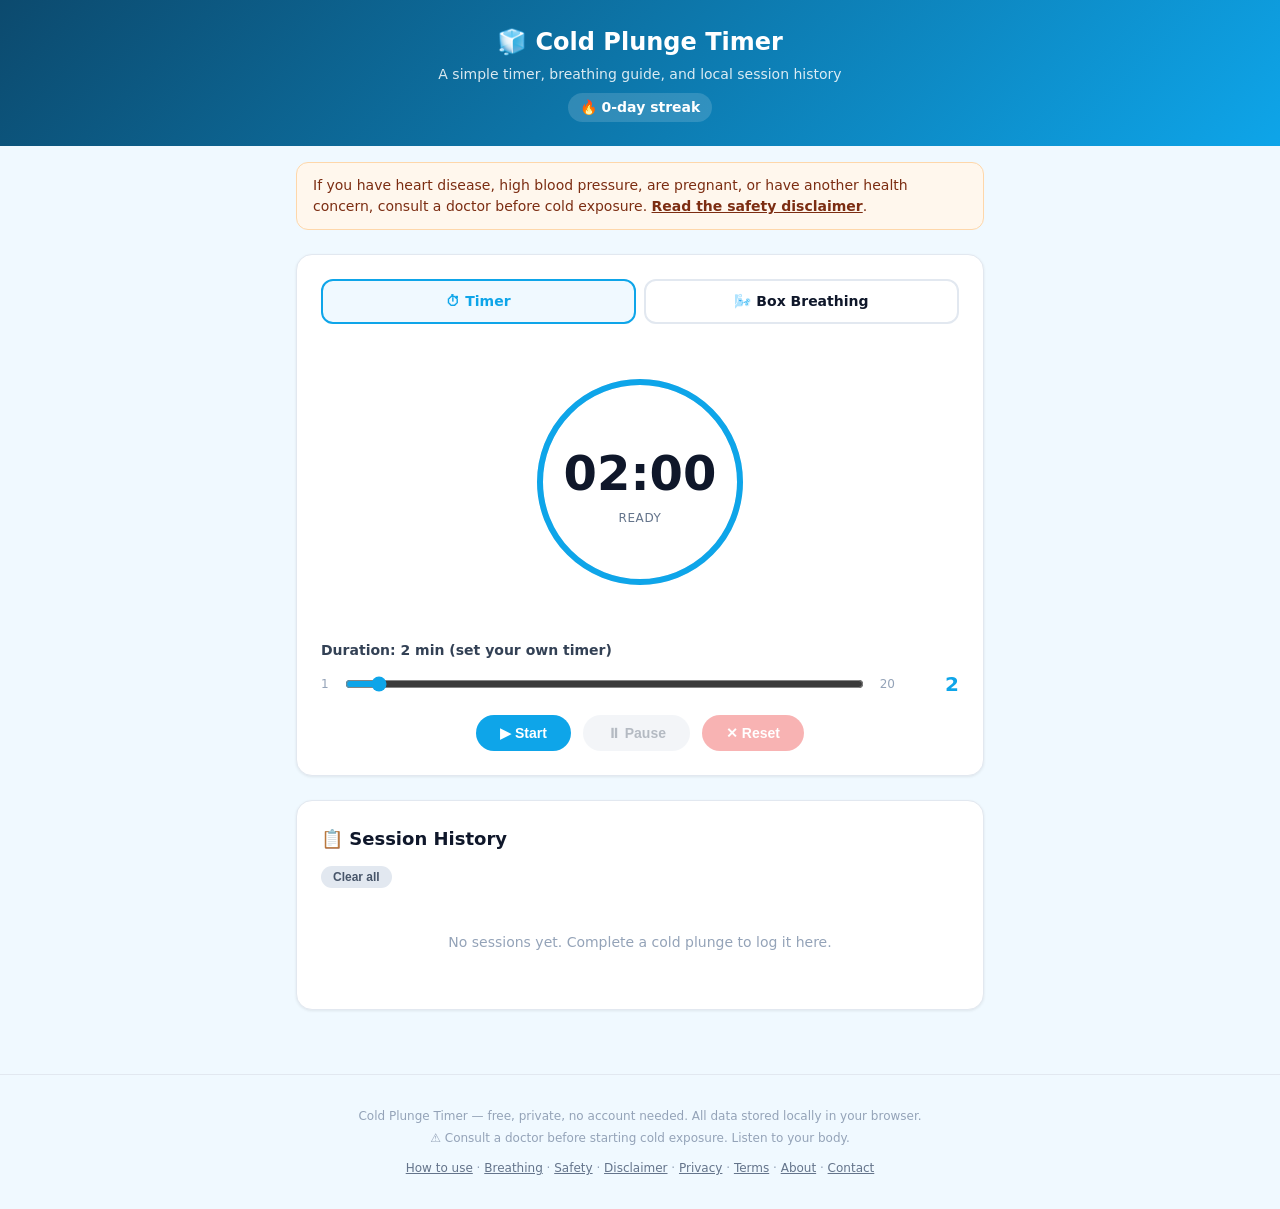
<file: index.html>
<!doctype html>
<html lang="en">
<head>
  <meta charset="UTF-8" />
  <meta name="viewport" content="width=device-width, initial-scale=1.0" />
  <title>Cold Plunge Timer — Timing &amp; Breath Guide for Ice Baths</title>
  <meta name="description" content="Free cold plunge timer with a box breathing guide, local session history, and streak tracking. Set your own timer in your browser." />
  <meta name="google-site-verification" content="_UNeYBW57OJH0jMNN9FhvfUvNlVh0iVpePjn4uJGsLk" />
  <link rel="canonical" href="__SITE_URL__/" />
  <link rel="icon" type="image/svg+xml" href="/favicon.svg" />
  <link rel="manifest" href="/manifest.json" />
  <meta name="theme-color" content="#0ea5e9" />

  <!-- Open Graph -->
  <meta property="og:type" content="website" />
  <meta property="og:site_name" content="Cold Plunge Timer" />
  <meta property="og:title" content="Cold Plunge Timer — Timing &amp; Breath Guide for Ice Baths" />
  <meta property="og:description" content="Free cold plunge timer with a box breathing guide, local session history, and streak tracking." />
  <meta property="og:url" content="__SITE_URL__/" />
  <meta property="og:image" content="__SITE_URL__/favicon.svg" />

  <!-- Twitter -->
  <meta name="twitter:card" content="summary_large_image" />
  <meta name="twitter:title" content="Cold Plunge Timer — Timing &amp; Breath Guide for Ice Baths" />
  <meta name="twitter:description" content="Free cold plunge timer with a box breathing guide, local session history, and streak tracking." />
  <meta name="twitter:image" content="__SITE_URL__/favicon.svg" />

  <script type="application/ld+json">
  {
    "@context": "https://schema.org",
    "@type": "WebApplication",
    "name": "Cold Plunge Timer",
    "url": "__SITE_URL__/",
    "applicationCategory": "HealthApplication",
    "operatingSystem": "Any (Web Browser)",
    "description": "Free cold plunge timer with a box breathing guide, local session history, and streak tracking.",
    "offers": { "@type": "Offer", "price": "0", "priceCurrency": "USD" }
  }
  </script>

  <style>
    *, ::before, ::after { box-sizing: border-box; margin: 0; padding: 0; }
    html { font-family: 'Inter', system-ui, -apple-system, sans-serif; line-height: 1.5; -webkit-text-size-adjust: 100%; }
    body { background: #f0f9ff; color: #0f172a; min-height: 100vh; }

    .container { max-width: 720px; margin: 0 auto; padding: 0 1rem; }

    /* Header */
    .header { background: linear-gradient(135deg, #0c4a6e, #0ea5e9); color: white; padding: 1.5rem 0; text-align: center; }
    .header h1 { font-size: 1.5rem; font-weight: 800; }
    .header p { font-size: 0.875rem; opacity: 0.85; margin-top: 0.25rem; }
    .streak { display: inline-block; margin-top: 0.5rem; background: rgba(255,255,255,0.15); padding: 0.25rem 0.75rem; border-radius: 999px; font-size: 0.875rem; font-weight: 600; }

    /* Cards */
    .card { background: white; border-radius: 1rem; padding: 1.5rem; margin-top: 1.5rem; box-shadow: 0 1px 3px rgba(0,0,0,0.08); border: 1px solid #e2e8f0; }

    /* Timer Display */
    .timer-display { text-align: center; padding: 2rem 0; }
    .timer-circle { position: relative; width: 220px; height: 220px; margin: 0 auto; }
    .timer-circle svg { transform: rotate(-90deg); width: 220px; height: 220px; }
    .timer-circle .bg { fill: none; stroke: #e2e8f0; stroke-width: 6; }
    .timer-circle .progress { fill: none; stroke: #0ea5e9; stroke-width: 6; stroke-linecap: round; transition: stroke-dashoffset 0.3s; }
    .timer-text { position: absolute; inset: 0; display: flex; flex-direction: column; align-items: center; justify-content: center; }
    .timer-text .time { font-size: 3rem; font-weight: 800; font-variant-numeric: tabular-nums; color: #0f172a; }
    .timer-text .label { font-size: 0.75rem; color: #64748b; text-transform: uppercase; letter-spacing: 0.05em; }

    /* Controls */
    .controls { display: flex; gap: 0.75rem; justify-content: center; flex-wrap: wrap; margin-top: 1rem; }
    .btn { padding: 0.625rem 1.5rem; border-radius: 999px; font-weight: 600; font-size: 0.875rem; border: none; cursor: pointer; transition: all 0.15s; }
    .btn:disabled { opacity: 0.4; cursor: not-allowed; }
    .btn-primary { background: #0ea5e9; color: white; }
    .btn-primary:hover:not(:disabled) { background: #0284c7; }
    .btn-secondary { background: #e2e8f0; color: #475569; }
    .btn-secondary:hover:not(:disabled) { background: #cbd5e1; }
    .btn-danger { background: #ef4444; color: white; }
    .btn-danger:hover:not(:disabled) { background: #dc2626; }
    .btn-outline { background: transparent; border: 2px solid #0ea5e9; color: #0ea5e9; }
    .btn-outline:hover:not(:disabled) { background: #f0f9ff; }
    .btn-success { background: #10b981; color: white; }
    .btn-success:hover:not(:disabled) { background: #059669; }

    /* Duration slider */
    .slider-group { margin-top: 1rem; }
    .slider-group label { display: block; font-size: 0.875rem; font-weight: 600; color: #334155; margin-bottom: 0.5rem; }
    .slider-row { display: flex; align-items: center; gap: 1rem; }
    .slider-row input[type="range"] { flex: 1; accent-color: #0ea5e9; }
    .slider-row .value { font-size: 1.25rem; font-weight: 700; color: #0ea5e9; min-width: 3rem; text-align: right; }

    .safety-note { background: #fff7ed; border: 1px solid #fed7aa; border-radius: 0.75rem; padding: 0.75rem 1rem; margin-top: 1rem; font-size: 0.875rem; color: #7c2d12; }
    .safety-note a { color: inherit; font-weight: 600; }

    /* Box Breathing */
    .breathing-section { margin-top: 1.5rem; }
    .breathing-toggle { display: flex; align-items: center; gap: 0.5rem; width: 100%; padding: 0.75rem 1rem; border-radius: 0.75rem; border: 2px solid #e2e8f0; background: white; cursor: pointer; font-weight: 600; font-size: 0.875rem; transition: all 0.15s; }
    .breathing-toggle.active { border-color: #0ea5e9; background: #f0f9ff; color: #0ea5e9; }
    .breathing-circle-container { margin-top: 1rem; display: none; }
    .breathing-circle-container.active { display: flex; flex-direction: column; align-items: center; }
    .breath-circle { width: 160px; height: 160px; border-radius: 50%; background: #e0f2fe; display: flex; align-items: center; justify-content: center; transition: all 1s ease-in-out; }
    .breath-circle.inhale { width: 200px; height: 200px; background: #7dd3fc; }
    .breath-circle.hold { width: 200px; height: 200px; background: #38bdf8; }
    .breath-circle.exhale { width: 120px; height: 120px; background: #bae6fd; }
    .breath-phase { font-size: 1.25rem; font-weight: 700; color: #0c4a6e; }
    .breath-countdown { font-size: 0.875rem; color: #64748b; margin-top: 0.5rem; }

    /* Mode Tabs */
    .mode-tabs { display: flex; gap: 0.5rem; margin-bottom: 1rem; }
    .mode-tab { flex: 1; padding: 0.625rem; text-align: center; border-radius: 0.75rem; font-weight: 600; font-size: 0.875rem; cursor: pointer; border: 2px solid #e2e8f0; background: white; transition: all 0.15s; }
    .mode-tab.active { border-color: #0ea5e9; background: #f0f9ff; color: #0ea5e9; }

    /* History */
    .history-table { width: 100%; border-collapse: collapse; font-size: 0.875rem; margin-top: 0.75rem; }
    .history-table th { text-align: left; padding: 0.5rem 0.75rem; font-weight: 600; color: #64748b; border-bottom: 2px solid #e2e8f0; }
    .history-table td { padding: 0.5rem 0.75rem; border-bottom: 1px solid #f1f5f9; }
    .history-table tr:hover td { background: #f8fafc; }
    .empty-state { text-align: center; padding: 2rem; color: #94a3b8; font-size: 0.875rem; }

    /* Section titles */
    .section-title { display: flex; align-items: center; gap: 0.5rem; font-size: 1.125rem; font-weight: 700; color: #0f172a; margin-bottom: 0.75rem; }

    /* Footer */
    .footer { text-align: center; padding: 2rem 0; font-size: 0.75rem; color: #94a3b8; margin-top: 2rem; border-top: 1px solid #e2e8f0; }

    @media (max-width: 640px) {
      .timer-circle, .timer-circle svg { width: 180px; height: 180px; }
      .timer-text .time { font-size: 2.5rem; }
      .header h1 { font-size: 1.25rem; }
    }
  </style>
</head>
<body>
  <header class="header">
    <div class="container">
      <h1>🧊 Cold Plunge Timer</h1>
      <p>A simple timer, breathing guide, and local session history</p>
      <div class="streak" id="streak-display">🔥 0-day streak</div>
    </div>
  </header>

  <main class="container" style="padding-bottom: 2rem;">
    <p class="safety-note">If you have heart disease, high blood pressure, are pregnant, or have another health concern, consult a doctor before cold exposure. <a href="/disclaimer.html">Read the safety disclaimer</a>.</p>

    <!-- Timer Card -->
    <div class="card">
      <!-- Mode tabs -->
      <div class="mode-tabs">
        <div class="mode-tab active" data-mode="timer" onclick="switchMode('timer')">⏱ Timer</div>
        <div class="mode-tab" data-mode="breathing" onclick="switchMode('breathing')">🌬️ Box Breathing</div>
      </div>

      <!-- Timer Mode -->
      <div id="timer-mode">
        <div class="timer-display">
          <div class="timer-circle">
            <svg viewBox="0 0 220 220">
              <circle class="bg" cx="110" cy="110" r="100" />
              <circle class="progress" id="progress-ring" cx="110" cy="110" r="100"
                stroke-dasharray="628.32" stroke-dashoffset="628.32" />
            </svg>
            <div class="timer-text">
              <div class="time" id="timer-display">02:00</div>
              <div class="label" id="timer-state-label">Ready</div>
            </div>
          </div>
        </div>

        <!-- Duration slider -->
        <div class="slider-group">
          <label>Duration: <span id="duration-label">2 min</span> (set your own timer)</label>
          <div class="slider-row">
            <span style="font-size:0.75rem;color:#94a3b8;">1</span>
            <input type="range" id="duration-slider" min="1" max="20" value="2" step="1" oninput="updateDuration(this.value)" />
            <span style="font-size:0.75rem;color:#94a3b8;">20</span>
            <span class="value" id="duration-value">2</span>
          </div>
        </div>

        <!-- Controls -->
        <div class="controls">
          <button class="btn btn-primary" id="btn-start" onclick="startTimer()">▶ Start</button>
          <button class="btn btn-secondary" id="btn-pause" onclick="pauseTimer()" disabled>⏸ Pause</button>
          <button class="btn btn-danger" id="btn-reset" onclick="resetTimer()" disabled>✕ Reset</button>
        </div>
      </div>

      <!-- Breathing Mode -->
      <div id="breathing-mode" style="display:none;">
        <div class="breathing-circle-container active">
          <div class="breath-circle" id="breath-circle">
            <div style="text-align:center;">
              <div class="breath-phase" id="breath-phase">Inhale</div>
              <div class="breath-countdown" id="breath-countdown">4</div>
            </div>
          </div>
          <div class="controls" style="margin-top:1.5rem;">
            <button class="btn btn-success" id="btn-breath-start" onclick="startBreathing()">▶ Start Breathing</button>
            <button class="btn btn-secondary" id="btn-breath-stop" onclick="stopBreathing()" disabled>■ Stop</button>
          </div>
          <p style="margin-top:1rem;font-size:0.875rem;color:#64748b;text-align:center;">
            Box breathing: Inhale 4s → Hold 4s → Exhale 4s → Hold 4s<br/>
            <span style="font-size:0.75rem;">Stop if you feel dizzy or uncomfortable. Never hold your breath underwater.</span>
          </p>
        </div>
      </div>
    </div>

    <!-- Session History Card -->
    <div class="card">
      <div class="section-title">📋 Session History</div>
      <button class="btn btn-secondary" onclick="clearHistory()" style="font-size:0.75rem;padding:0.25rem 0.75rem;margin-bottom:0.75rem;">Clear all</button>
      <div id="history-container">
        <div class="empty-state">No sessions yet. Complete a cold plunge to log it here.</div>
      </div>
    </div>
  </main>

  <footer class="footer">
    <div class="container">
      <p>Cold Plunge Timer — free, private, no account needed. All data stored locally in your browser.</p>
      <p style="margin-top:0.25rem;">⚠️ Consult a doctor before starting cold exposure. Listen to your body.</p>
      <p style="margin-top:0.75rem;">
        <a href="/how-to-use/" style="color:#64748b;">How to use</a> ·
        <a href="/cold-plunge-breathing/" style="color:#64748b;">Breathing</a> ·
        <a href="/cold-plunge-safety/" style="color:#64748b;">Safety</a> ·
        <a href="/disclaimer.html" style="color:#64748b;">Disclaimer</a> ·
        <a href="/privacy.html" style="color:#64748b;">Privacy</a> ·
        <a href="/terms.html" style="color:#64748b;">Terms</a> ·
        <a href="/about.html" style="color:#64748b;">About</a> ·
        <a href="/contact.html" style="color:#64748b;">Contact</a>
      </p>
    </div>
  </footer>

  <script>
    // State
    let timerState = { running: false, paused: false, remaining: 120, total: 120, interval: null };
    let breathState = { running: false, interval: null, phase: 0, count: 4 };
    let durationMinutes = 2;
    let audioCtx = null;

    const CIRCUMFERENCE = 628.3185307179587;

    // Initialize
    document.addEventListener('DOMContentLoaded', () => {
      updateDuration(2);
      renderHistory();
      updateStreak();
    });

    // Switch mode
    function switchMode(mode) {
      document.querySelectorAll('.mode-tab').forEach(t => t.classList.remove('active'));
      document.querySelector(`[data-mode="${mode}"]`).classList.add('active');
      document.getElementById('timer-mode').style.display = mode === 'timer' ? 'block' : 'none';
      document.getElementById('breathing-mode').style.display = mode === 'breathing' ? 'block' : 'none';
      if (mode === 'breathing' && timerState.running) {
        // Keep timer running, just show breathing UI
      }
    }

    // Duration
    function updateDuration(val) {
      durationMinutes = parseInt(val);
      document.getElementById('duration-label').textContent = val + ' min';
      document.getElementById('duration-value').textContent = val;
      if (!timerState.running) {
        timerState.total = val * 60;
        timerState.remaining = val * 60;
        updateTimerDisplay();
      }
    }

    // Timer Display
    function updateTimerDisplay() {
      const m = Math.floor(timerState.remaining / 60);
      const s = timerState.remaining % 60;
      document.getElementById('timer-display').textContent = 
        String(m).padStart(2, '0') + ':' + String(s).padStart(2, '0');
      
      const progress = timerState.total > 0 ? (timerState.remaining / timerState.total) : 1;
      const offset = CIRCUMFERENCE * (1 - progress);
      document.getElementById('progress-ring').style.strokeDashoffset = offset;

      if (timerState.running && !timerState.paused) {
        document.getElementById('timer-state-label').textContent = 'Plunging...';
      } else if (timerState.paused) {
        document.getElementById('timer-state-label').textContent = 'Paused';
      } else {
        document.getElementById('timer-state-label').textContent = 'Ready';
      }
    }

    // Timer controls
    function startTimer() {
      if (timerState.paused) {
        timerState.paused = false;
        timerState.running = true;
        timerState.interval = setInterval(tick, 1000);
        document.getElementById('btn-start').disabled = true;
        document.getElementById('btn-pause').disabled = false;
        document.getElementById('btn-reset').disabled = false;
        document.getElementById('duration-slider').disabled = true;
        document.getElementById('timer-state-label').textContent = 'Plunging...';
        return;
      }
      if (timerState.running) return;
      
      timerState.total = durationMinutes * 60;
      timerState.remaining = durationMinutes * 60;
      timerState.running = true;
      timerState.paused = false;
      timerState.interval = setInterval(tick, 1000);
      
      document.getElementById('btn-start').disabled = true;
      document.getElementById('btn-pause').disabled = false;
      document.getElementById('btn-reset').disabled = false;
      document.getElementById('duration-slider').disabled = true;
      document.getElementById('timer-state-label').textContent = 'Plunging...';
    }

    function tick() {
      if (timerState.remaining > 0) {
        timerState.remaining--;
        updateTimerDisplay();
      }
      if (timerState.remaining <= 0) {
        clearInterval(timerState.interval);
        timerState.running = false;
        playBell();
        document.getElementById('timer-state-label').textContent = 'Done! 🎉';
        document.getElementById('btn-start').textContent = '▶ Start';
        document.getElementById('btn-start').disabled = false;
        document.getElementById('btn-pause').disabled = true;
        document.getElementById('duration-slider').disabled = false;
        saveSession();
        stopBreathing();
      }
    }

    function pauseTimer() {
      if (timerState.running && !timerState.paused) {
        clearInterval(timerState.interval);
        timerState.paused = true;
        document.getElementById('btn-start').disabled = false;
        document.getElementById('btn-start').textContent = '▶ Resume';
        document.getElementById('btn-pause').disabled = true;
        document.getElementById('timer-state-label').textContent = 'Paused';
      }
    }

    function resetTimer() {
      clearInterval(timerState.interval);
      timerState.running = false;
      timerState.paused = false;
      timerState.remaining = durationMinutes * 60;
      timerState.total = durationMinutes * 60;
      updateTimerDisplay();
      
      document.getElementById('btn-start').textContent = '▶ Start';
      document.getElementById('btn-start').disabled = false;
      document.getElementById('btn-pause').disabled = true;
      document.getElementById('btn-reset').disabled = true;
      document.getElementById('duration-slider').disabled = false;
      document.getElementById('timer-state-label').textContent = 'Ready';
      document.getElementById('timer-display').textContent = 
        String(durationMinutes).padStart(2, '0') + ':00';
      
      stopBreathing();
      stopBreathingTimer();
    }

    // Bell sound
    function playBell() {
      try {
        if (!audioCtx) audioCtx = new (window.AudioContext || window.webkitAudioContext)();
        const osc = audioCtx.createOscillator();
        const gain = audioCtx.createGain();
        osc.connect(gain);
        gain.connect(audioCtx.destination);
        osc.frequency.value = 880;
        osc.type = 'sine';
        gain.gain.setValueAtTime(0.5, audioCtx.currentTime);
        gain.gain.exponentialRampToValueAtTime(0.001, audioCtx.currentTime + 1.5);
        osc.start();
        osc.stop(audioCtx.currentTime + 1.5);
        
        // Second chime
        setTimeout(() => {
          const osc2 = audioCtx.createOscillator();
          const gain2 = audioCtx.createGain();
          osc2.connect(gain2);
          gain2.connect(audioCtx.destination);
          osc2.frequency.value = 1108.73;
          osc2.type = 'sine';
          gain2.gain.setValueAtTime(0.5, audioCtx.currentTime);
          gain2.gain.exponentialRampToValueAtTime(0.001, audioCtx.currentTime + 2);
          osc2.start();
          osc2.stop(audioCtx.currentTime + 2);
        }, 300);
      } catch(e) { /* silent fallback */ }
    }

    // Breathing Timer (runs alongside plunge timer)
    let breatheInterval = null;
    function startBreathing() {
      if (breathState.running) return;
      breathState.running = true;
      breathState.phase = 0;
      breathState.count = 4;
      
      document.getElementById('btn-breath-start').disabled = true;
      document.getElementById('btn-breath-stop').disabled = false;
      
      const phases = ['Inhale', 'Hold', 'Exhale', 'Hold'];
      const circles = ['inhale', 'hold', 'exhale', 'hold'];
      
      function breathTick() {
        const phase = phases[breathState.phase];
        const circleClass = circles[breathState.phase];
        
        document.getElementById('breath-phase').textContent = phase;
        document.getElementById('breath-countdown').textContent = breathState.count;
        const circle = document.getElementById('breath-circle');
        circle.className = 'breath-circle ' + circleClass;
        
        breathState.count--;
        if (breathState.count < 0) {
          breathState.count = 3;
          breathState.phase = (breathState.phase + 1) % 4;
        }
      }
      
      breathTick();
      breatheInterval = setInterval(breathTick, 1000);
    }

    function stopBreathing() {
      clearInterval(breatheInterval);
      breathState.running = false;
      breathState.phase = 0;
      breathState.count = 4;
      document.getElementById('breath-phase').textContent = 'Inhale';
      document.getElementById('breath-countdown').textContent = '4';
      document.getElementById('breath-circle').className = 'breath-circle';
      document.getElementById('btn-breath-start').disabled = false;
      document.getElementById('btn-breath-stop').disabled = true;
    }

    function stopBreathingTimer() {
      clearInterval(breatheInterval);
      breathState.running = false;
    }

    // Session History
    function getSessions() {
      try { return JSON.parse(localStorage.getItem('coldplunge_sessions') || '[]'); }
      catch { return []; }
    }

    function saveSession() {
      const sessions = getSessions();
      sessions.unshift({
        date: new Date().toISOString(),
        duration: timerState.total,
        boxBreathing: breathState.running || document.querySelector('#breathing-mode').style.display !== 'none'
      });
      // Keep last 100
      localStorage.setItem('coldplunge_sessions', JSON.stringify(sessions.slice(0, 100)));
      renderHistory();
      updateStreak();
    }

    function renderHistory() {
      const sessions = getSessions();
      const container = document.getElementById('history-container');
      
      if (sessions.length === 0) {
        container.innerHTML = '<div class="empty-state">No sessions yet. Complete a cold plunge to log it here.</div>';
        return;
      }
      
      let html = `<table class="history-table">
        <thead><tr><th>Date</th><th>Duration</th><th>Breath</th></tr></thead><tbody>`;
      
      sessions.slice(0, 20).forEach(s => {
        const d = new Date(s.date);
        const dateStr = d.toLocaleDateString('en-US', { month: 'short', day: 'numeric' });
        const mins = Math.floor(s.duration / 60);
        const secs = s.duration % 60;
        const durStr = mins + ':' + String(secs).padStart(2, '0');
        html += `<tr>
          <td>${dateStr}</td>
          <td>${durStr}</td>
          <td>${s.boxBreathing ? '🌬️' : '—'}</td>
        </tr>`;
      });
      
      html += '</tbody></table>';
      container.innerHTML = html;
    }

    function clearHistory() {
      if (confirm('Clear all session history?')) {
        localStorage.removeItem('coldplunge_sessions');
        renderHistory();
        updateStreak();
      }
    }

    // Streak
    function updateStreak() {
      const sessions = getSessions();
      if (sessions.length === 0) {
        document.getElementById('streak-display').textContent = '🔥 0-day streak';
        return;
      }
      
      // Get unique dates (YYYY-MM-DD)
      const dates = [...new Set(sessions.map(s => s.date.split('T')[0]))].sort().reverse();
      
      let streak = 0;
      const today = new Date();
      const todayStr = today.toISOString().split('T')[0];
      
      // Check if today or yesterday has a session
      const yesterday = new Date(today);
      yesterday.setDate(yesterday.getDate() - 1);
      const yesterdayStr = yesterday.toISOString().split('T')[0];
      
      if (dates[0] !== todayStr && dates[0] !== yesterdayStr) {
        document.getElementById('streak-display').textContent = '🔥 0-day streak';
        return;
      }
      
      streak = 1;
      for (let i = 1; i < dates.length; i++) {
        const expected = new Date(dates[i-1]);
        expected.setDate(expected.getDate() - 1);
        const expectedStr = expected.toISOString().split('T')[0];
        if (dates[i] === expectedStr) {
          streak++;
        } else {
          break;
        }
      }
      
      document.getElementById('streak-display').textContent = `🔥 ${streak}-day streak`;
    }

    // Register service worker
    if ('serviceWorker' in navigator) {
      navigator.serviceWorker.register('/sw.js').catch(() => {});
    }
  </script>
</body>
</html>
</file>
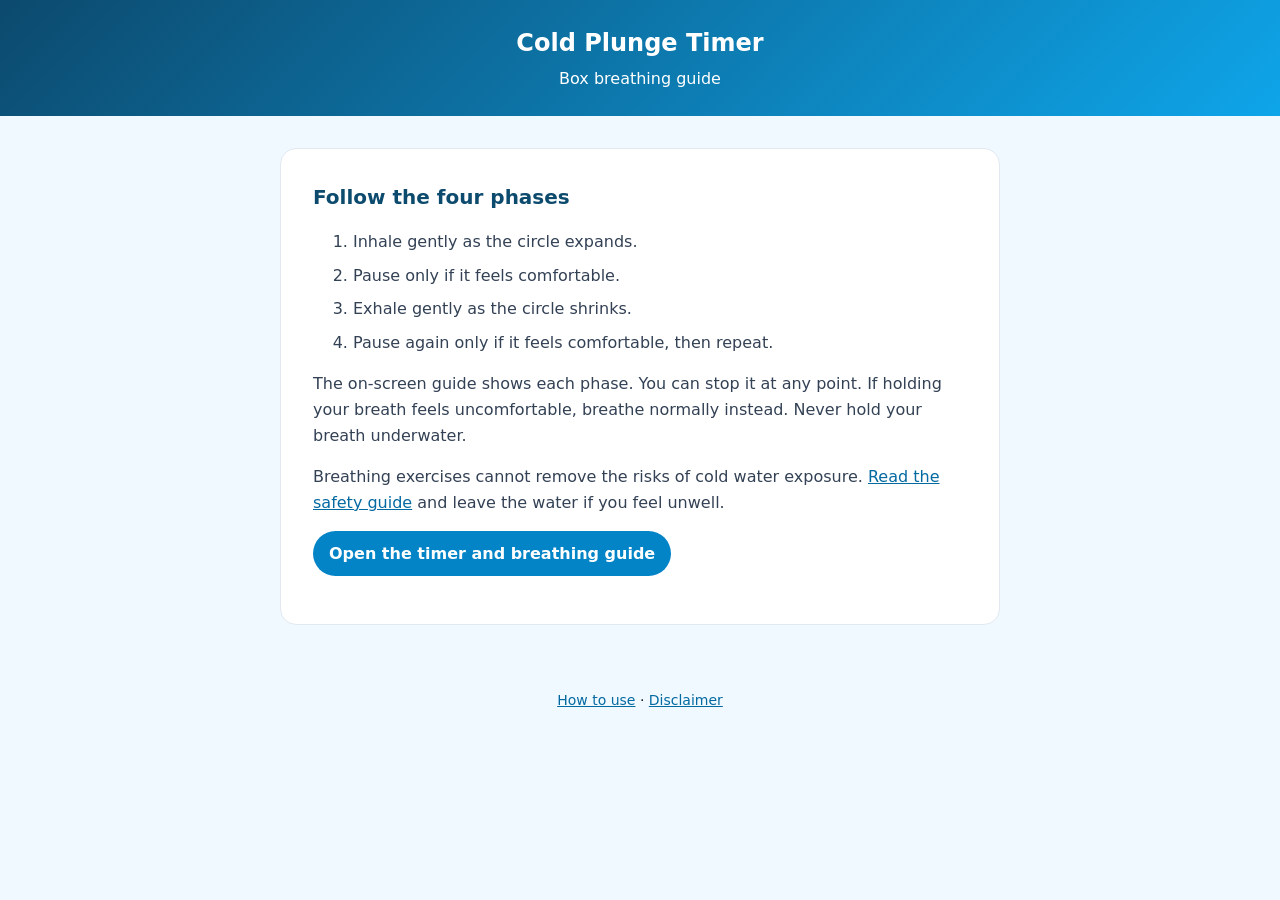
<file: cold-plunge-breathing/index.html>
<!doctype html>
<html lang="en">
<head>
  <meta charset="UTF-8" />
  <meta name="viewport" content="width=device-width, initial-scale=1.0" />
  <title>Box Breathing Guide — Cold Plunge Timer</title>
  <meta name="description" content="Follow the simple box breathing steps shown in the Cold Plunge Timer breathing guide, with reminders to breathe comfortably." />
  <link rel="canonical" href="__SITE_URL__/cold-plunge-breathing/" />
  <meta name="robots" content="index, follow" />
  <meta property="og:title" content="Box Breathing Guide — Cold Plunge Timer" />
  <meta property="og:description" content="A simple guide to the box breathing pattern shown in the Cold Plunge Timer tool." />
  <meta property="og:url" content="__SITE_URL__/cold-plunge-breathing/" />
  <link rel="icon" href="/favicon.svg" type="image/svg+xml" />
  <link rel="stylesheet" href="/content.css" />
</head>
<body>
  <header><h1>Cold Plunge Timer</h1><p>Box breathing guide</p></header>
  <main>
    <h2>Follow the four phases</h2>
    <ol>
      <li>Inhale gently as the circle expands.</li>
      <li>Pause only if it feels comfortable.</li>
      <li>Exhale gently as the circle shrinks.</li>
      <li>Pause again only if it feels comfortable, then repeat.</li>
    </ol>
    <p>The on-screen guide shows each phase. You can stop it at any point. If holding your breath feels uncomfortable, breathe normally instead. Never hold your breath underwater.</p>
    <p>Breathing exercises cannot remove the risks of cold water exposure. <a href="/cold-plunge-safety/">Read the safety guide</a> and leave the water if you feel unwell.</p>
    <p><a class="button" href="/">Open the timer and breathing guide</a></p>
  </main>
  <footer><a href="/how-to-use/">How to use</a> · <a href="/disclaimer.html">Disclaimer</a></footer>
</body>
</html>
</file>
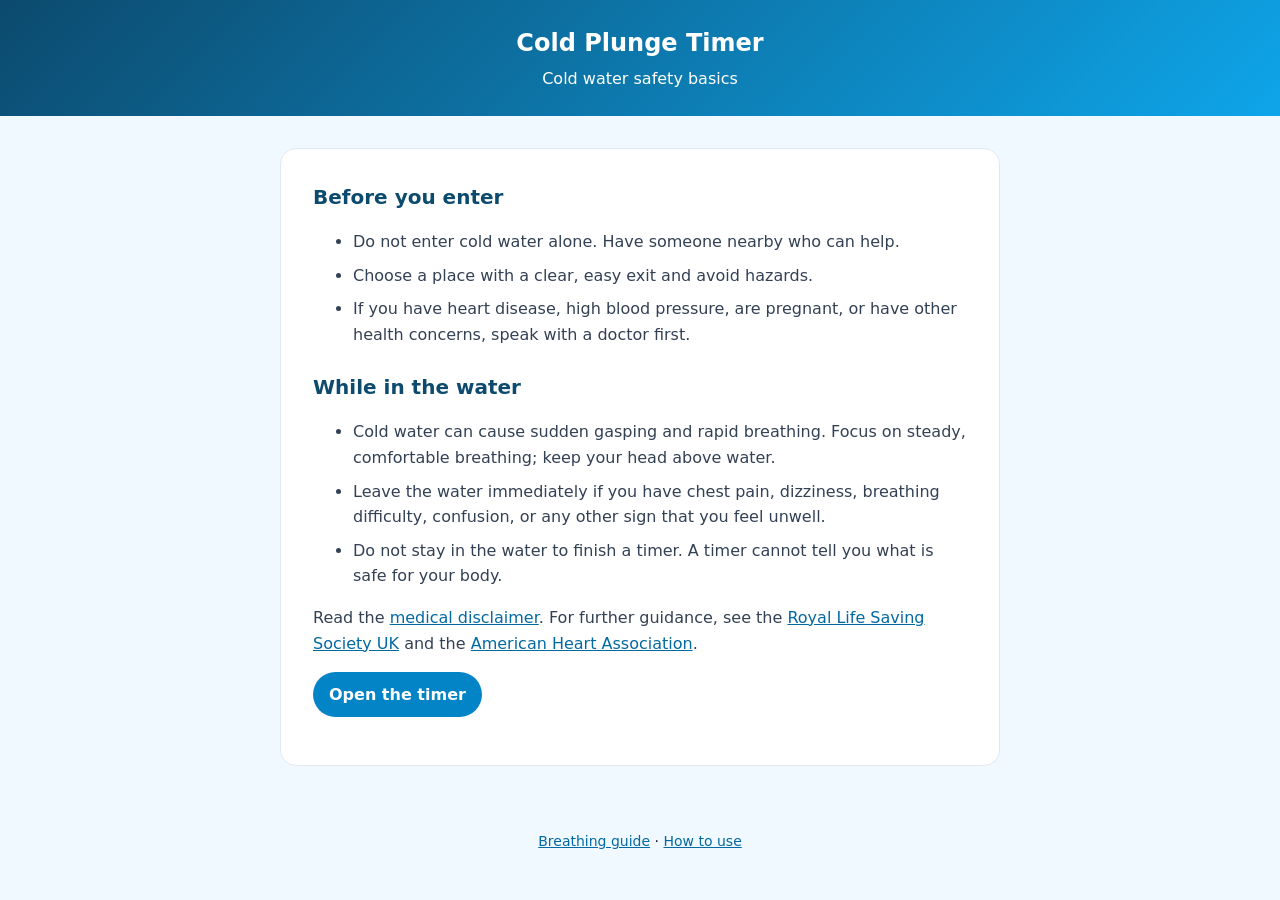
<file: cold-plunge-safety/index.html>
<!doctype html>
<html lang="en">
<head>
  <meta charset="UTF-8" />
  <meta name="viewport" content="width=device-width, initial-scale=1.0" />
  <title>Cold Plunge Safety Basics — Cold Plunge Timer</title>
  <meta name="description" content="General cold plunge safety reminders: avoid going alone, plan a safe exit, and leave the water when your body signals distress." />
  <link rel="canonical" href="__SITE_URL__/cold-plunge-safety/" />
  <meta name="robots" content="index, follow" />
  <meta property="og:title" content="Cold Plunge Safety Basics — Cold Plunge Timer" />
  <meta property="og:description" content="General safety reminders for cold water exposure and using a timer." />
  <meta property="og:url" content="__SITE_URL__/cold-plunge-safety/" />
  <link rel="icon" href="/favicon.svg" type="image/svg+xml" />
  <link rel="stylesheet" href="/content.css" />
</head>
<body>
  <header><h1>Cold Plunge Timer</h1><p>Cold water safety basics</p></header>
  <main>
    <h2>Before you enter</h2>
    <ul>
      <li>Do not enter cold water alone. Have someone nearby who can help.</li>
      <li>Choose a place with a clear, easy exit and avoid hazards.</li>
      <li>If you have heart disease, high blood pressure, are pregnant, or have other health concerns, speak with a doctor first.</li>
    </ul>
    <h2>While in the water</h2>
    <ul>
      <li>Cold water can cause sudden gasping and rapid breathing. Focus on steady, comfortable breathing; keep your head above water.</li>
      <li>Leave the water immediately if you have chest pain, dizziness, breathing difficulty, confusion, or any other sign that you feel unwell.</li>
      <li>Do not stay in the water to finish a timer. A timer cannot tell you what is safe for your body.</li>
    </ul>
    <p>Read the <a href="/disclaimer.html">medical disclaimer</a>. For further guidance, see the <a href="https://www.rlss.org.uk/blog/top-recommendations-for-safer-open-water-swimming">Royal Life Saving Society UK</a> and the <a href="https://www.heart.org/en/news/2022/12/09/youre-not-a-polar-bear-the-plunge-into-cold-water-comes-with-risks">American Heart Association</a>.</p>
    <p><a class="button" href="/">Open the timer</a></p>
  </main>
  <footer><a href="/cold-plunge-breathing/">Breathing guide</a> · <a href="/how-to-use/">How to use</a></footer>
</body>
</html>
</file>
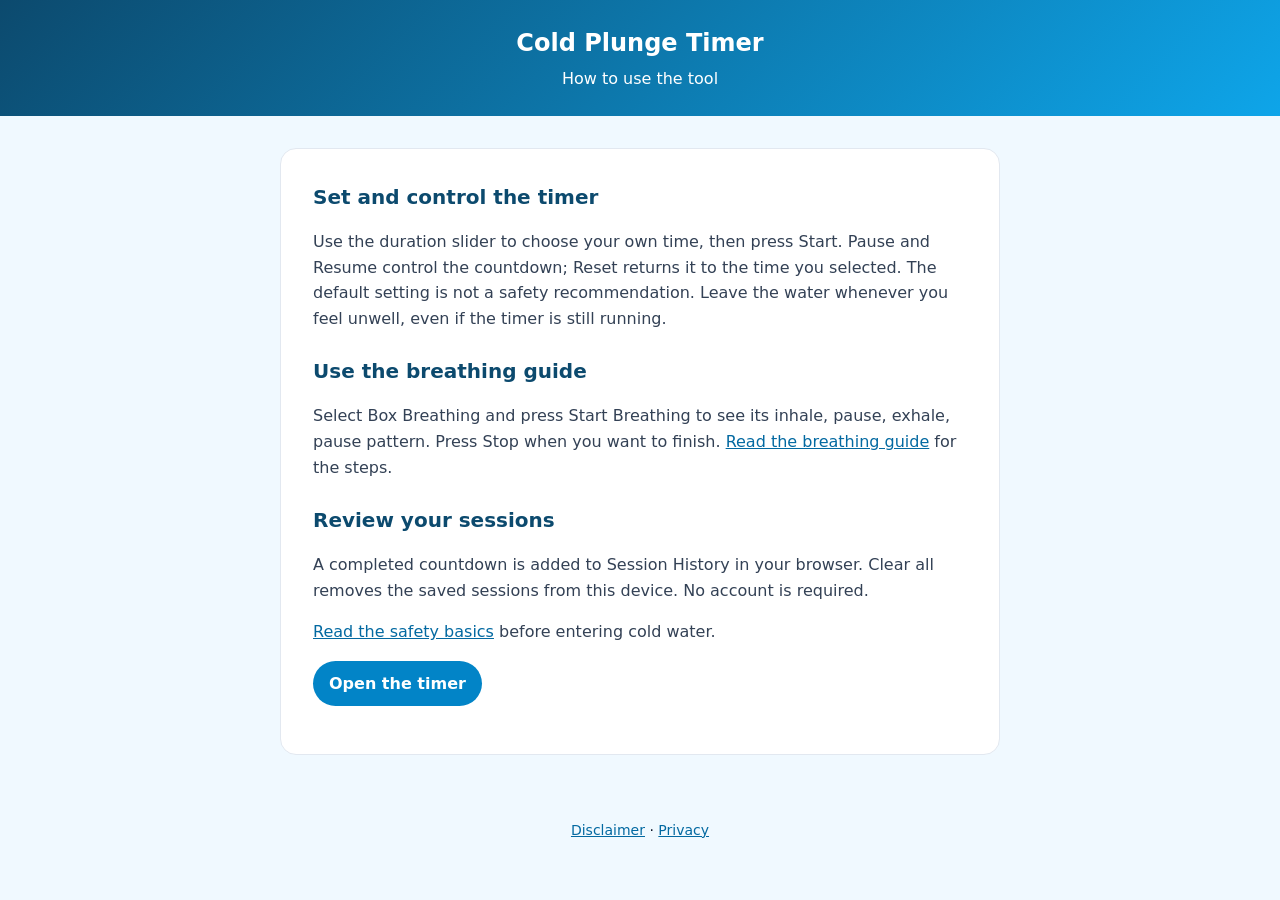
<file: how-to-use/index.html>
<!doctype html>
<html lang="en">
<head>
  <meta charset="UTF-8" />
  <meta name="viewport" content="width=device-width, initial-scale=1.0" />
  <title>How to Use the Cold Plunge Timer</title>
  <meta name="description" content="Learn how to set and control the Cold Plunge Timer, use its box breathing guide, and view or clear local session history." />
  <link rel="canonical" href="__SITE_URL__/how-to-use/" />
  <meta name="robots" content="index, follow" />
  <meta property="og:title" content="How to Use the Cold Plunge Timer" />
  <meta property="og:description" content="Set the timer, start the breathing guide, and manage your local session history." />
  <meta property="og:url" content="__SITE_URL__/how-to-use/" />
  <link rel="icon" href="/favicon.svg" type="image/svg+xml" />
  <link rel="stylesheet" href="/content.css" />
</head>
<body>
  <header><h1>Cold Plunge Timer</h1><p>How to use the tool</p></header>
  <main>
    <h2>Set and control the timer</h2>
    <p>Use the duration slider to choose your own time, then press Start. Pause and Resume control the countdown; Reset returns it to the time you selected. The default setting is not a safety recommendation. Leave the water whenever you feel unwell, even if the timer is still running.</p>
    <h2>Use the breathing guide</h2>
    <p>Select Box Breathing and press Start Breathing to see its inhale, pause, exhale, pause pattern. Press Stop when you want to finish. <a href="/cold-plunge-breathing/">Read the breathing guide</a> for the steps.</p>
    <h2>Review your sessions</h2>
    <p>A completed countdown is added to Session History in your browser. Clear all removes the saved sessions from this device. No account is required.</p>
    <p><a href="/cold-plunge-safety/">Read the safety basics</a> before entering cold water.</p>
    <p><a class="button" href="/">Open the timer</a></p>
  </main>
  <footer><a href="/disclaimer.html">Disclaimer</a> · <a href="/privacy.html">Privacy</a></footer>
</body>
</html>
</file>
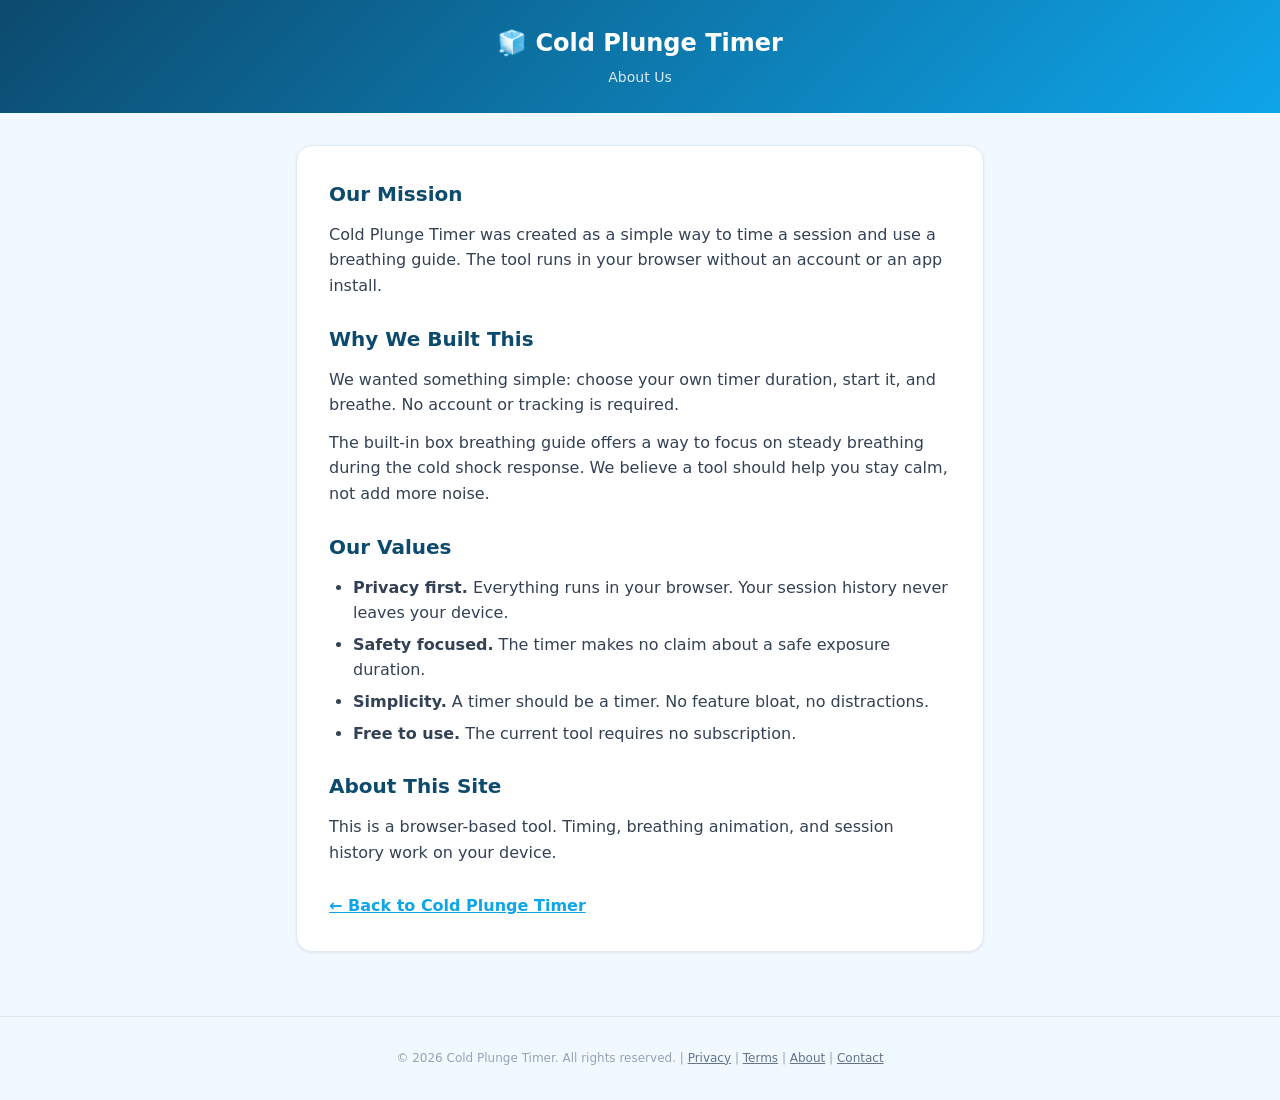
<file: about.html>
<!doctype html>
<html lang="en">
<head>
  <meta charset="UTF-8" />
  <meta name="viewport" content="width=device-width, initial-scale=1.0" />
  <title>About — Cold Plunge Timer</title>
  <meta name="description" content="About Cold Plunge Timer — a free, private, browser-based ice bath timer and breathing guide." />
  <meta name="google-site-verification" content="_UNeYBW57OJH0jMNN9FhvfUvNlVh0iVpePjn4uJGsLk" />
  <link rel="canonical" href="__SITE_URL__/about.html" />
  <link rel="icon" type="image/svg+xml" href="/favicon.svg" />
  <meta name="robots" content="index, follow" />

  <meta property="og:type" content="website" />
  <meta property="og:site_name" content="Cold Plunge Timer" />
  <meta property="og:title" content="About — Cold Plunge Timer" />
  <meta property="og:description" content="Learn about Cold Plunge Timer, a browser-based timer with a breathing guide and local session history." />
  <meta property="og:url" content="__SITE_URL__/about.html" />

  <style>
    *, ::before, ::after { box-sizing: border-box; margin: 0; padding: 0; }
    html { font-family: 'Inter', system-ui, -apple-system, sans-serif; line-height: 1.6; }
    body { background: #f0f9ff; color: #0f172a; min-height: 100vh; }
    .container { max-width: 720px; margin: 0 auto; padding: 0 1rem; }
    .header { background: linear-gradient(135deg, #0c4a6e, #0ea5e9); color: white; padding: 1.5rem 0; text-align: center; }
    .header h1 { font-size: 1.5rem; font-weight: 800; }
    .header p { font-size: 0.875rem; opacity: 0.85; margin-top: 0.25rem; }
    .content { background: white; border-radius: 1rem; padding: 2rem; margin: 2rem 0; box-shadow: 0 1px 3px rgba(0,0,0,0.08); border: 1px solid #e2e8f0; }
    .content h2 { font-size: 1.25rem; font-weight: 700; color: #0c4a6e; margin-top: 1.5rem; margin-bottom: 0.75rem; }
    .content h2:first-child { margin-top: 0; }
    .content p { margin-bottom: 0.75rem; color: #334155; }
    .content ul { margin: 0.5rem 0 1rem 1.5rem; color: #334155; }
    .content li { margin-bottom: 0.375rem; }
    .content a { color: #0ea5e9; text-decoration: underline; }
    .back-link { display: inline-block; margin-top: 1rem; font-weight: 600; color: #0ea5e9; text-decoration: none; }
    .back-link:hover { text-decoration: underline; }
    .footer { text-align: center; padding: 2rem 0; font-size: 0.75rem; color: #94a3b8; border-top: 1px solid #e2e8f0; }
    .footer a { color: #64748b; text-decoration: underline; }
    .footer a:hover { color: #0ea5e9; }
    @media (max-width: 640px) { .header h1 { font-size: 1.25rem; } .content { padding: 1.25rem; } }
  </style>
</head>
<body>
  <header class="header">
    <div class="container">
      <h1>🧊 Cold Plunge Timer</h1>
      <p>About Us</p>
    </div>
  </header>

  <main class="container" style="padding-bottom: 2rem;">
    <div class="content">
      <h2>Our Mission</h2>
      <p>
        Cold Plunge Timer was created as a simple way to time a session and use a breathing guide.
        The tool runs in your browser without an account or an app install.
      </p>

      <h2>Why We Built This</h2>
      <p>
        We wanted something simple: choose your own timer duration, start it, and breathe.
        No account or tracking is required.
      </p>
      <p>
        The built-in box breathing guide offers a way to focus on steady breathing during
        the cold shock response. We believe a tool should help you stay calm, not add more noise.
      </p>

      <h2>Our Values</h2>
      <ul>
        <li><strong>Privacy first.</strong> Everything runs in your browser. Your session history never leaves your device.</li>
        <li><strong>Safety focused.</strong> The timer makes no claim about a safe exposure duration.</li>
        <li><strong>Simplicity.</strong> A timer should be a timer. No feature bloat, no distractions.</li>
        <li><strong>Free to use.</strong> The current tool requires no subscription.</li>
      </ul>

      <h2>About This Site</h2>
      <p>This is a browser-based tool. Timing, breathing animation, and session history work on your device.</p>

      <a href="/" class="back-link">← Back to Cold Plunge Timer</a>
    </div>
  </main>

  <footer class="footer">
    <div class="container">
      <p>&copy; 2026 Cold Plunge Timer. All rights reserved. |
        <a href="/privacy.html">Privacy</a> |
        <a href="/terms.html">Terms</a> |
        <a href="/about.html">About</a> |
        <a href="/contact.html">Contact</a>
      </p>
    </div>
  </footer>
</body>
</html>
</file>
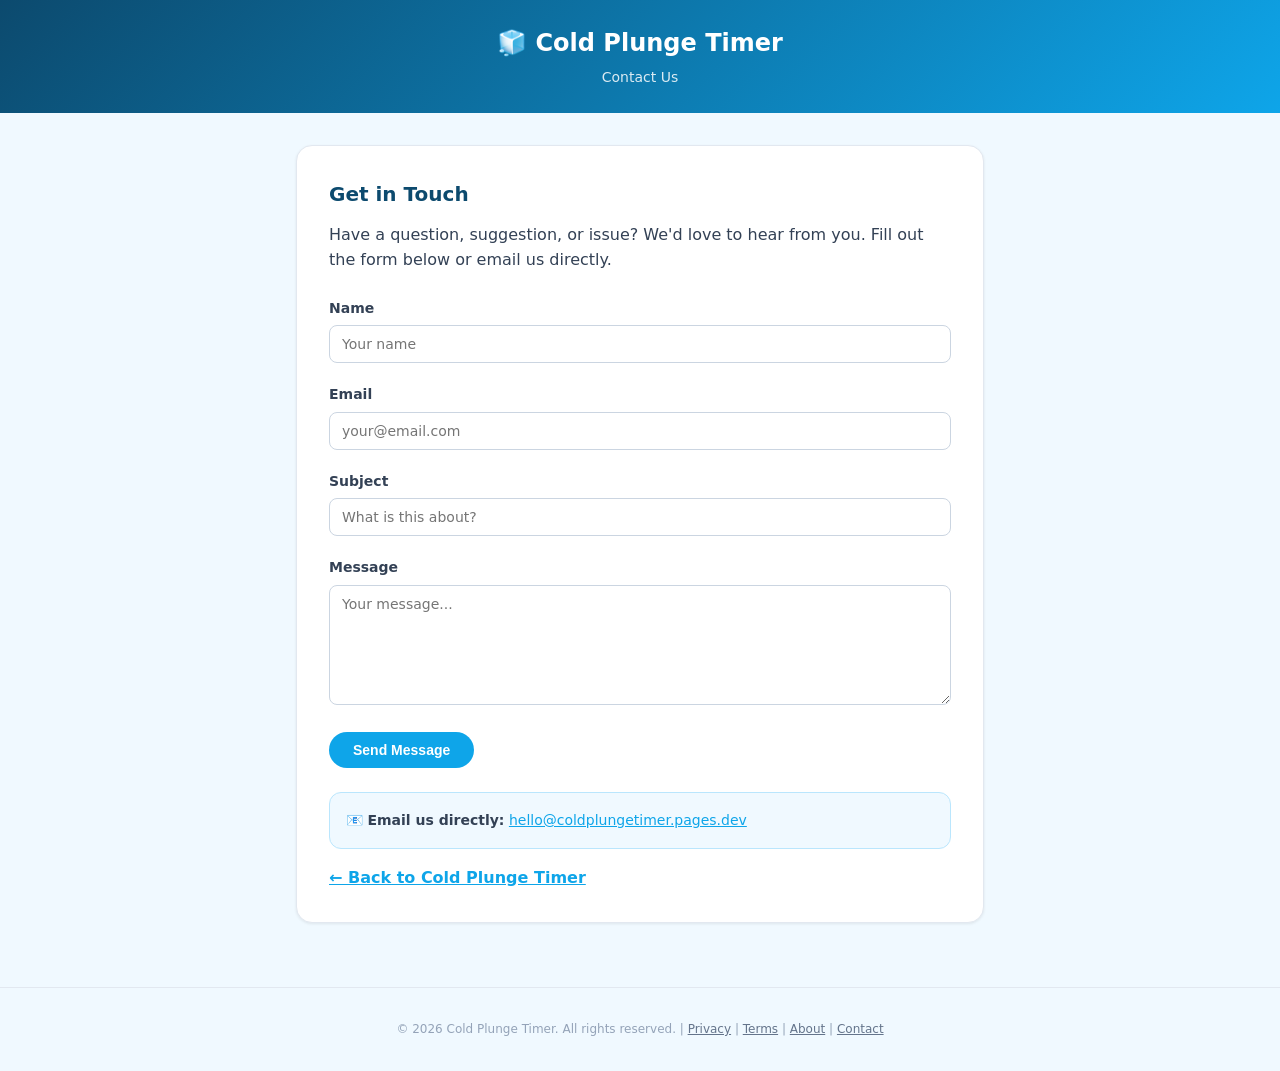
<file: contact.html>
<!doctype html>
<html lang="en">
<head>
  <meta charset="UTF-8" />
  <meta name="viewport" content="width=device-width, initial-scale=1.0" />
  <title>Contact — Cold Plunge Timer</title>
  <meta name="description" content="Contact the Cold Plunge Timer team. Get in touch with questions, feedback, or support requests." />
  <meta name="google-site-verification" content="_UNeYBW57OJH0jMNN9FhvfUvNlVh0iVpePjn4uJGsLk" />
  <link rel="canonical" href="__SITE_URL__/contact.html" />
  <link rel="icon" type="image/svg+xml" href="/favicon.svg" />
  <meta name="robots" content="index, follow" />

  <meta property="og:type" content="website" />
  <meta property="og:site_name" content="Cold Plunge Timer" />
  <meta property="og:title" content="Contact — Cold Plunge Timer" />
  <meta property="og:description" content="Get in touch with the Cold Plunge Timer team." />
  <meta property="og:url" content="__SITE_URL__/contact.html" />

  <style>
    *, ::before, ::after { box-sizing: border-box; margin: 0; padding: 0; }
    html { font-family: 'Inter', system-ui, -apple-system, sans-serif; line-height: 1.6; }
    body { background: #f0f9ff; color: #0f172a; min-height: 100vh; }
    .container { max-width: 720px; margin: 0 auto; padding: 0 1rem; }
    .header { background: linear-gradient(135deg, #0c4a6e, #0ea5e9); color: white; padding: 1.5rem 0; text-align: center; }
    .header h1 { font-size: 1.5rem; font-weight: 800; }
    .header p { font-size: 0.875rem; opacity: 0.85; margin-top: 0.25rem; }
    .content { background: white; border-radius: 1rem; padding: 2rem; margin: 2rem 0; box-shadow: 0 1px 3px rgba(0,0,0,0.08); border: 1px solid #e2e8f0; }
    .content h2 { font-size: 1.25rem; font-weight: 700; color: #0c4a6e; margin-top: 1.5rem; margin-bottom: 0.75rem; }
    .content h2:first-child { margin-top: 0; }
    .content p { margin-bottom: 0.75rem; color: #334155; }
    .content a { color: #0ea5e9; text-decoration: underline; }
    .form-group { margin-bottom: 1.25rem; }
    .form-group label { display: block; font-size: 0.875rem; font-weight: 600; color: #334155; margin-bottom: 0.375rem; }
    .form-group input,
    .form-group textarea { width: 100%; padding: 0.625rem 0.75rem; border-radius: 0.5rem; border: 1px solid #cbd5e1; font-size: 0.875rem; font-family: inherit; color: #0f172a; }
    .form-group input:focus,
    .form-group textarea:focus { outline: none; border-color: #0ea5e9; box-shadow: 0 0 0 3px rgba(14,165,233,0.15); }
    .form-group textarea { min-height: 120px; resize: vertical; }
    .btn { padding: 0.625rem 1.5rem; border-radius: 999px; font-weight: 600; font-size: 0.875rem; border: none; cursor: pointer; background: #0ea5e9; color: white; transition: background 0.15s; }
    .btn:hover { background: #0284c7; }
    .contact-email { margin-top: 1.5rem; padding: 1rem; background: #f0f9ff; border-radius: 0.75rem; border: 1px solid #bae6fd; }
    .contact-email p { font-size: 0.875rem; margin-bottom: 0; }
    .back-link { display: inline-block; margin-top: 1rem; font-weight: 600; color: #0ea5e9; text-decoration: none; }
    .back-link:hover { text-decoration: underline; }
    .footer { text-align: center; padding: 2rem 0; font-size: 0.75rem; color: #94a3b8; border-top: 1px solid #e2e8f0; }
    .footer a { color: #64748b; text-decoration: underline; }
    .footer a:hover { color: #0ea5e9; }
    @media (max-width: 640px) { .header h1 { font-size: 1.25rem; } .content { padding: 1.25rem; } }
  </style>
</head>
<body>
  <header class="header">
    <div class="container">
      <h1>🧊 Cold Plunge Timer</h1>
      <p>Contact Us</p>
    </div>
  </header>

  <main class="container" style="padding-bottom: 2rem;">
    <div class="content">
      <h2>Get in Touch</h2>
      <p>Have a question, suggestion, or issue? We'd love to hear from you. Fill out the form below or email us directly.</p>

      <form action="mailto:hello@coldplungetimer.pages.dev" method="post" enctype="text/plain" style="margin-top: 1.5rem;">
        <div class="form-group">
          <label for="name">Name</label>
          <input type="text" id="name" name="name" placeholder="Your name" />
        </div>
        <div class="form-group">
          <label for="email">Email</label>
          <input type="email" id="email" name="email" placeholder="your@email.com" required />
        </div>
        <div class="form-group">
          <label for="subject">Subject</label>
          <input type="text" id="subject" name="subject" placeholder="What is this about?" />
        </div>
        <div class="form-group">
          <label for="message">Message</label>
          <textarea id="message" name="message" placeholder="Your message..." required></textarea>
        </div>
        <button type="submit" class="btn">Send Message</button>
      </form>

      <div class="contact-email">
        <p>📧 <strong>Email us directly:</strong> <a href="mailto:hello@coldplungetimer.pages.dev">hello@coldplungetimer.pages.dev</a></p>
      </div>

      <a href="/" class="back-link">← Back to Cold Plunge Timer</a>
    </div>
  </main>

  <footer class="footer">
    <div class="container">
      <p>&copy; 2026 Cold Plunge Timer. All rights reserved. |
        <a href="/privacy.html">Privacy</a> |
        <a href="/terms.html">Terms</a> |
        <a href="/about.html">About</a> |
        <a href="/contact.html">Contact</a>
      </p>
    </div>
  </footer>
</body>
</html>
</file>
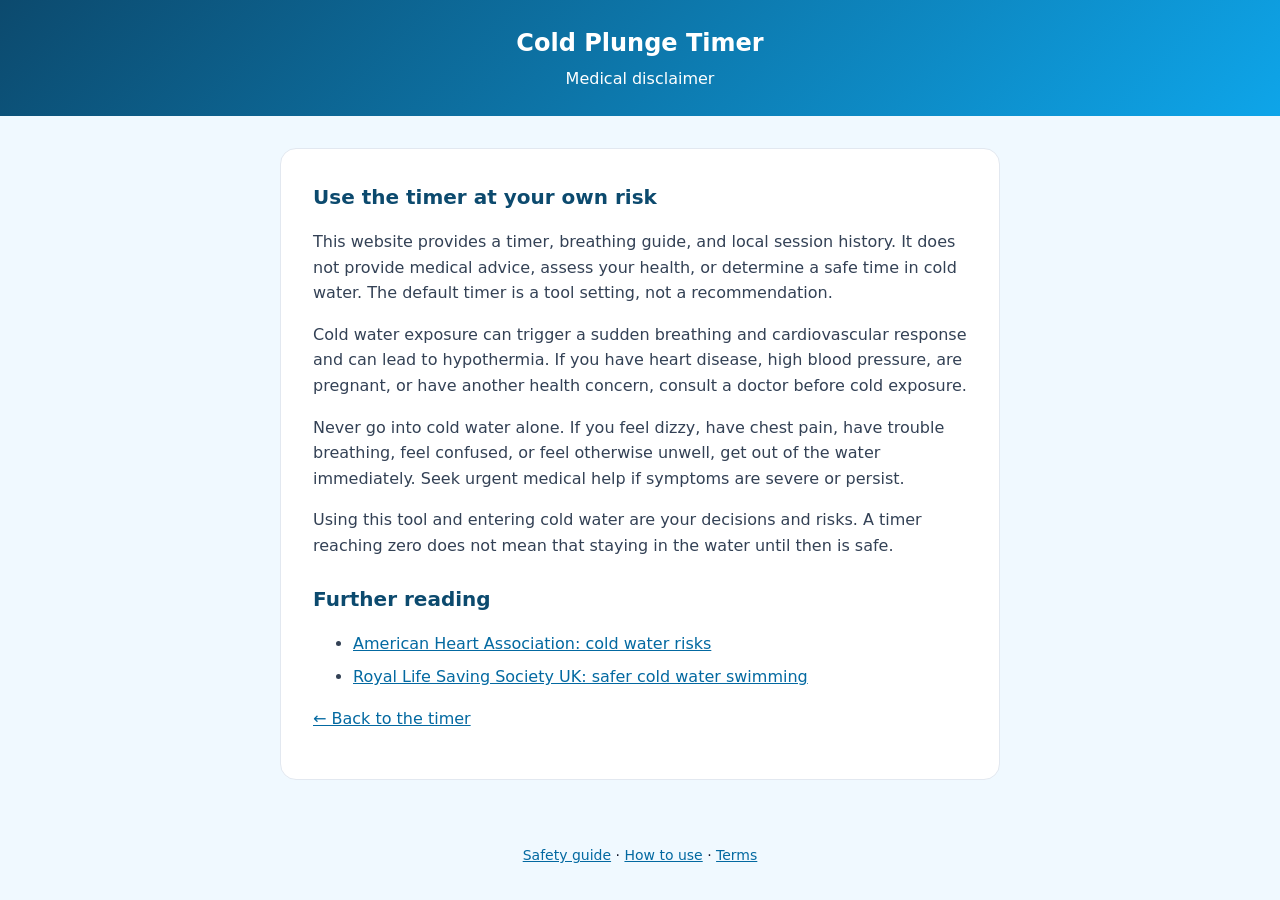
<file: disclaimer.html>
<!doctype html>
<html lang="en">
<head>
  <meta charset="UTF-8" />
  <meta name="viewport" content="width=device-width, initial-scale=1.0" />
  <title>Cold Plunge Disclaimer — Cold Plunge Timer</title>
  <meta name="description" content="Read the Cold Plunge Timer medical disclaimer and essential cold water risk reminders before using the timer." />
  <meta name="google-site-verification" content="_UNeYBW57OJH0jMNN9FhvfUvNlVh0iVpePjn4uJGsLk" />
  <link rel="canonical" href="__SITE_URL__/disclaimer.html" />
  <meta name="robots" content="index, follow" />
  <meta property="og:title" content="Cold Plunge Disclaimer — Cold Plunge Timer" />
  <meta property="og:description" content="Medical disclaimer and essential cold water risk reminders for users of Cold Plunge Timer." />
  <meta property="og:url" content="__SITE_URL__/disclaimer.html" />
  <link rel="icon" href="/favicon.svg" type="image/svg+xml" />
  <link rel="stylesheet" href="/content.css" />
</head>
<body>
  <header><h1>Cold Plunge Timer</h1><p>Medical disclaimer</p></header>
  <main>
    <h2>Use the timer at your own risk</h2>
    <p>This website provides a timer, breathing guide, and local session history. It does not provide medical advice, assess your health, or determine a safe time in cold water. The default timer is a tool setting, not a recommendation.</p>
    <p>Cold water exposure can trigger a sudden breathing and cardiovascular response and can lead to hypothermia. If you have heart disease, high blood pressure, are pregnant, or have another health concern, consult a doctor before cold exposure.</p>
    <p>Never go into cold water alone. If you feel dizzy, have chest pain, have trouble breathing, feel confused, or feel otherwise unwell, get out of the water immediately. Seek urgent medical help if symptoms are severe or persist.</p>
    <p>Using this tool and entering cold water are your decisions and risks. A timer reaching zero does not mean that staying in the water until then is safe.</p>
    <h2>Further reading</h2>
    <ul>
      <li><a href="https://www.heart.org/en/news/2022/12/09/youre-not-a-polar-bear-the-plunge-into-cold-water-comes-with-risks">American Heart Association: cold water risks</a></li>
      <li><a href="https://www.rlss.org.uk/blog/top-recommendations-for-safer-open-water-swimming">Royal Life Saving Society UK: safer cold water swimming</a></li>
    </ul>
    <p><a href="/">← Back to the timer</a></p>
  </main>
  <footer><a href="/cold-plunge-safety/">Safety guide</a> · <a href="/how-to-use/">How to use</a> · <a href="/terms.html">Terms</a></footer>
</body>
</html>
</file>
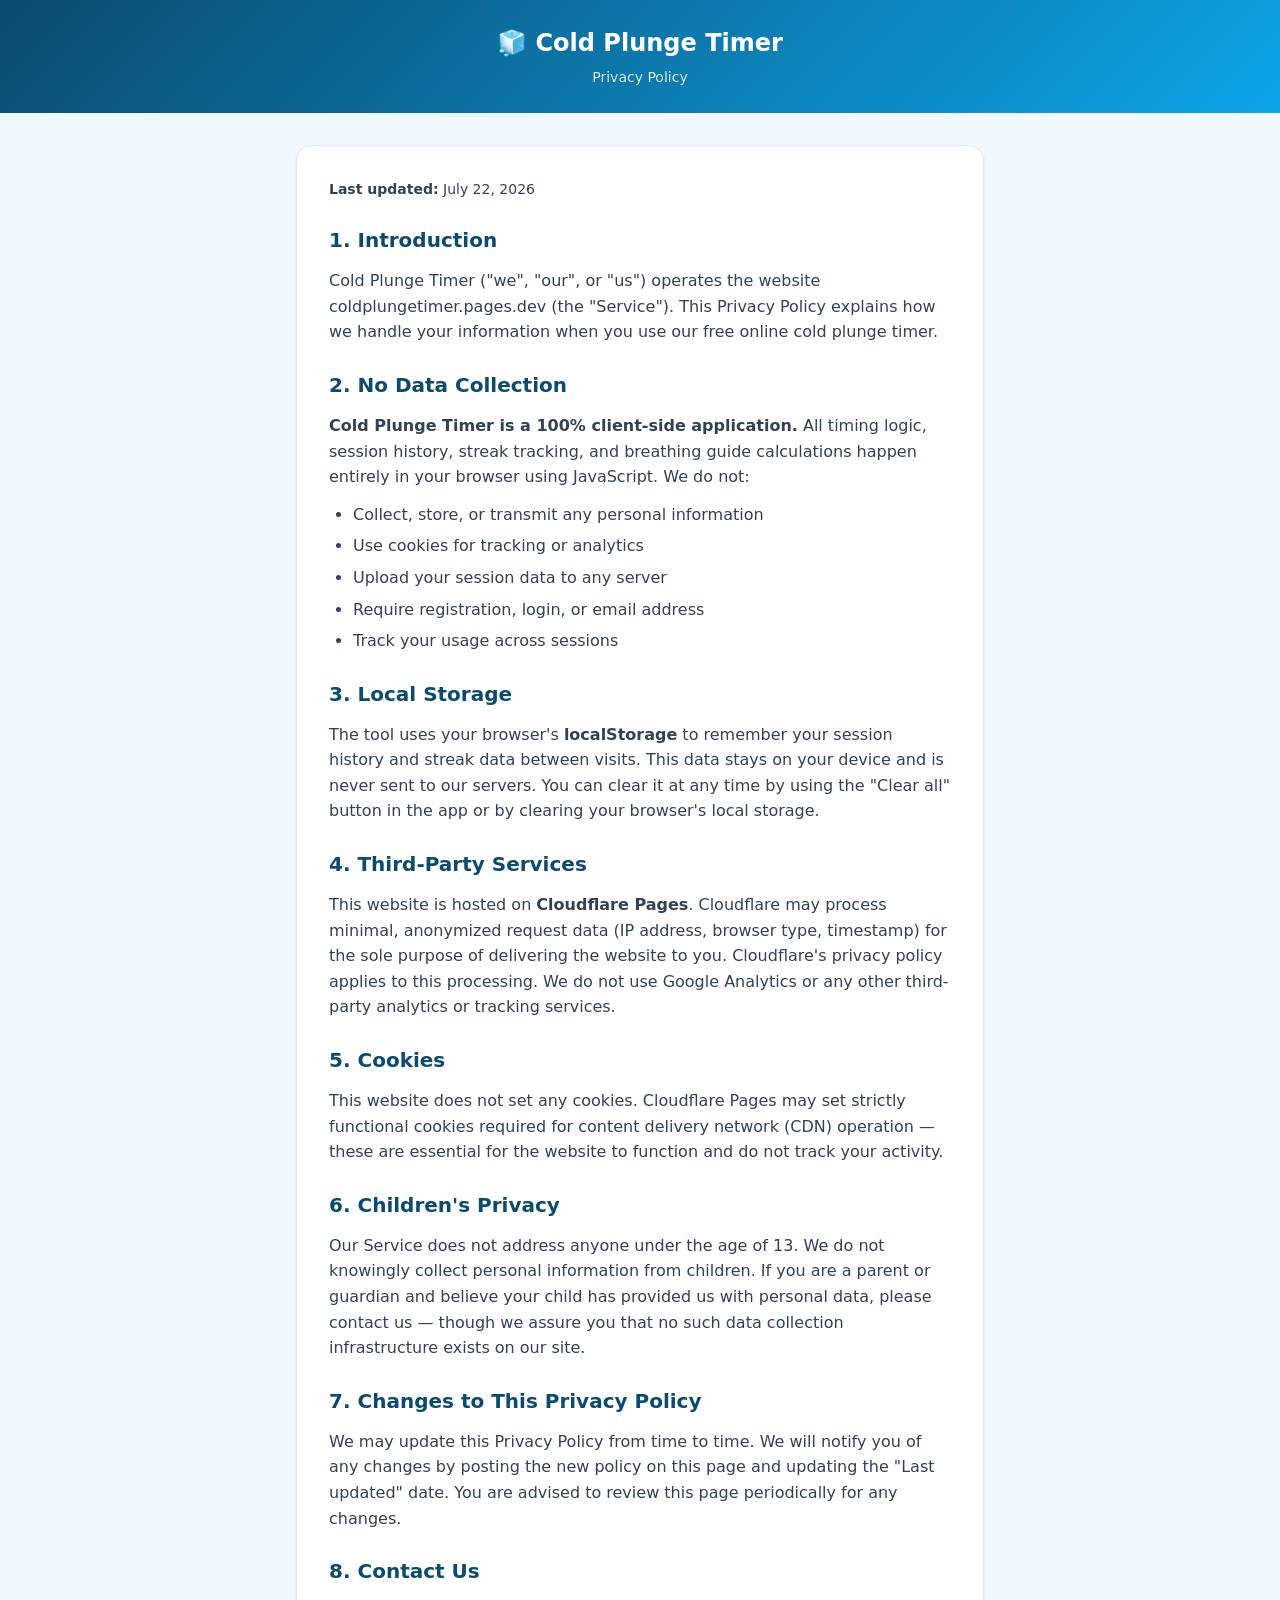
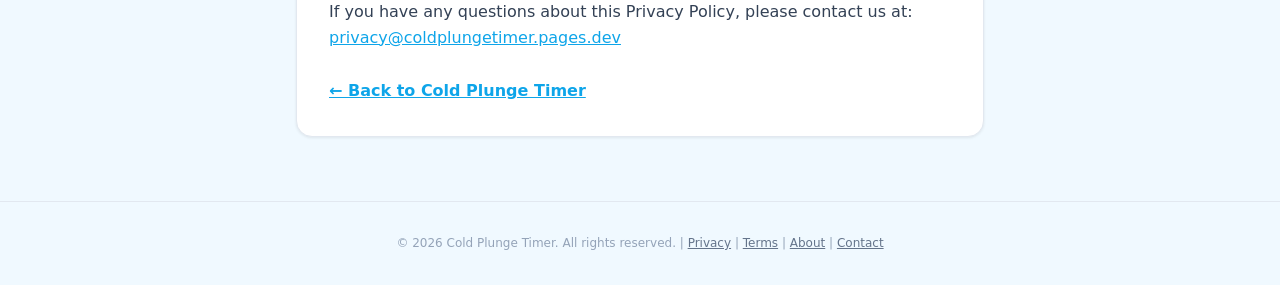
<file: privacy.html>
<!doctype html>
<html lang="en">
<head>
  <meta charset="UTF-8" />
  <meta name="viewport" content="width=device-width, initial-scale=1.0" />
  <title>Privacy Policy — Cold Plunge Timer</title>
  <meta name="description" content="Privacy Policy for Cold Plunge Timer. Your data stays in your browser — we collect nothing." />
  <meta name="google-site-verification" content="_UNeYBW57OJH0jMNN9FhvfUvNlVh0iVpePjn4uJGsLk" />
  <link rel="canonical" href="__SITE_URL__/privacy.html" />
  <link rel="icon" type="image/svg+xml" href="/favicon.svg" />
  <meta name="robots" content="index, follow" />

  <!-- Open Graph -->
  <meta property="og:type" content="website" />
  <meta property="og:site_name" content="Cold Plunge Timer" />
  <meta property="og:title" content="Privacy Policy — Cold Plunge Timer" />
  <meta property="og:description" content="Privacy Policy for Cold Plunge Timer. Your data stays in your browser — we collect nothing." />
  <meta property="og:url" content="__SITE_URL__/privacy.html" />

  <style>
    *, ::before, ::after { box-sizing: border-box; margin: 0; padding: 0; }
    html { font-family: 'Inter', system-ui, -apple-system, sans-serif; line-height: 1.6; -webkit-text-size-adjust: 100%; }
    body { background: #f0f9ff; color: #0f172a; min-height: 100vh; }
    .container { max-width: 720px; margin: 0 auto; padding: 0 1rem; }
    .header { background: linear-gradient(135deg, #0c4a6e, #0ea5e9); color: white; padding: 1.5rem 0; text-align: center; }
    .header h1 { font-size: 1.5rem; font-weight: 800; }
    .header p { font-size: 0.875rem; opacity: 0.85; margin-top: 0.25rem; }
    .content { background: white; border-radius: 1rem; padding: 2rem; margin: 2rem 0; box-shadow: 0 1px 3px rgba(0,0,0,0.08); border: 1px solid #e2e8f0; }
    .content h2 { font-size: 1.25rem; font-weight: 700; color: #0c4a6e; margin-top: 1.5rem; margin-bottom: 0.75rem; }
    .content h2:first-child { margin-top: 0; }
    .content h3 { font-size: 1rem; font-weight: 600; color: #0f172a; margin-top: 1.25rem; margin-bottom: 0.5rem; }
    .content p { margin-bottom: 0.75rem; color: #334155; }
    .content ul { margin: 0.5rem 0 1rem 1.5rem; color: #334155; }
    .content li { margin-bottom: 0.375rem; }
    .content a { color: #0ea5e9; text-decoration: underline; }
    .content a:hover { color: #0284c7; }
    .last-updated { font-size: 0.875rem; color: #64748b; margin-bottom: 1.5rem; }
    .back-link { display: inline-block; margin-top: 1rem; font-weight: 600; color: #0ea5e9; text-decoration: none; }
    .back-link:hover { text-decoration: underline; }
    .footer { text-align: center; padding: 2rem 0; font-size: 0.75rem; color: #94a3b8; border-top: 1px solid #e2e8f0; }
    .footer a { color: #64748b; text-decoration: underline; }
    .footer a:hover { color: #0ea5e9; }
    @media (max-width: 640px) {
      .header h1 { font-size: 1.25rem; }
      .content { padding: 1.25rem; }
    }
  </style>
</head>
<body>
  <header class="header">
    <div class="container">
      <h1>🧊 Cold Plunge Timer</h1>
      <p>Privacy Policy</p>
    </div>
  </header>

  <main class="container" style="padding-bottom: 2rem;">
    <div class="content">
      <p class="last-updated"><strong>Last updated:</strong> July 22, 2026</p>

      <h2>1. Introduction</h2>
      <p>
        Cold Plunge Timer ("we", "our", or "us") operates the website coldplungetimer.pages.dev (the "Service").
        This Privacy Policy explains how we handle your information when you use our free online cold plunge timer.
      </p>

      <h2>2. No Data Collection</h2>
      <p>
        <strong>Cold Plunge Timer is a 100% client-side application.</strong> All timing logic, session history,
        streak tracking, and breathing guide calculations happen entirely in your browser using JavaScript.
        We do not:
      </p>
      <ul>
        <li>Collect, store, or transmit any personal information</li>
        <li>Use cookies for tracking or analytics</li>
        <li>Upload your session data to any server</li>
        <li>Require registration, login, or email address</li>
        <li>Track your usage across sessions</li>
      </ul>

      <h2>3. Local Storage</h2>
      <p>
        The tool uses your browser's <strong>localStorage</strong> to remember your session history and streak data
        between visits. This data stays on your device and is never sent to our servers. You can clear it at any time
        by using the "Clear all" button in the app or by clearing your browser's local storage.
      </p>

      <h2>4. Third-Party Services</h2>
      <p>This website is hosted on <strong>Cloudflare Pages</strong>. Cloudflare may process minimal, anonymized request data (IP address, browser type, timestamp) for the sole purpose of delivering the website to you. Cloudflare's privacy policy applies to this processing. We do not use Google Analytics or any other third-party analytics or tracking services.</p>

      <h2>5. Cookies</h2>
      <p>
        This website does not set any cookies. Cloudflare Pages may set strictly functional cookies required for
        content delivery network (CDN) operation — these are essential for the website to function and do not
        track your activity.
      </p>

      <h2>6. Children's Privacy</h2>
      <p>
        Our Service does not address anyone under the age of 13. We do not knowingly collect personal information
        from children. If you are a parent or guardian and believe your child has provided us with personal data,
        please contact us — though we assure you that no such data collection infrastructure exists on our site.
      </p>

      <h2>7. Changes to This Privacy Policy</h2>
      <p>
        We may update this Privacy Policy from time to time. We will notify you of any changes by posting the new
        policy on this page and updating the "Last updated" date. You are advised to review this page periodically
        for any changes.
      </p>

      <h2>8. Contact Us</h2>
      <p>
        If you have any questions about this Privacy Policy, please contact us at:
        <a href="mailto:privacy@coldplungetimer.pages.dev">privacy@coldplungetimer.pages.dev</a>
      </p>

      <a href="/" class="back-link">← Back to Cold Plunge Timer</a>
    </div>
  </main>

  <footer class="footer">
    <div class="container">
      <p>&copy; 2026 Cold Plunge Timer. All rights reserved. |
        <a href="/privacy.html">Privacy</a> |
        <a href="/terms.html">Terms</a> |
        <a href="/about.html">About</a> |
        <a href="/contact.html">Contact</a>
      </p>
    </div>
  </footer>
</body>
</html>
</file>
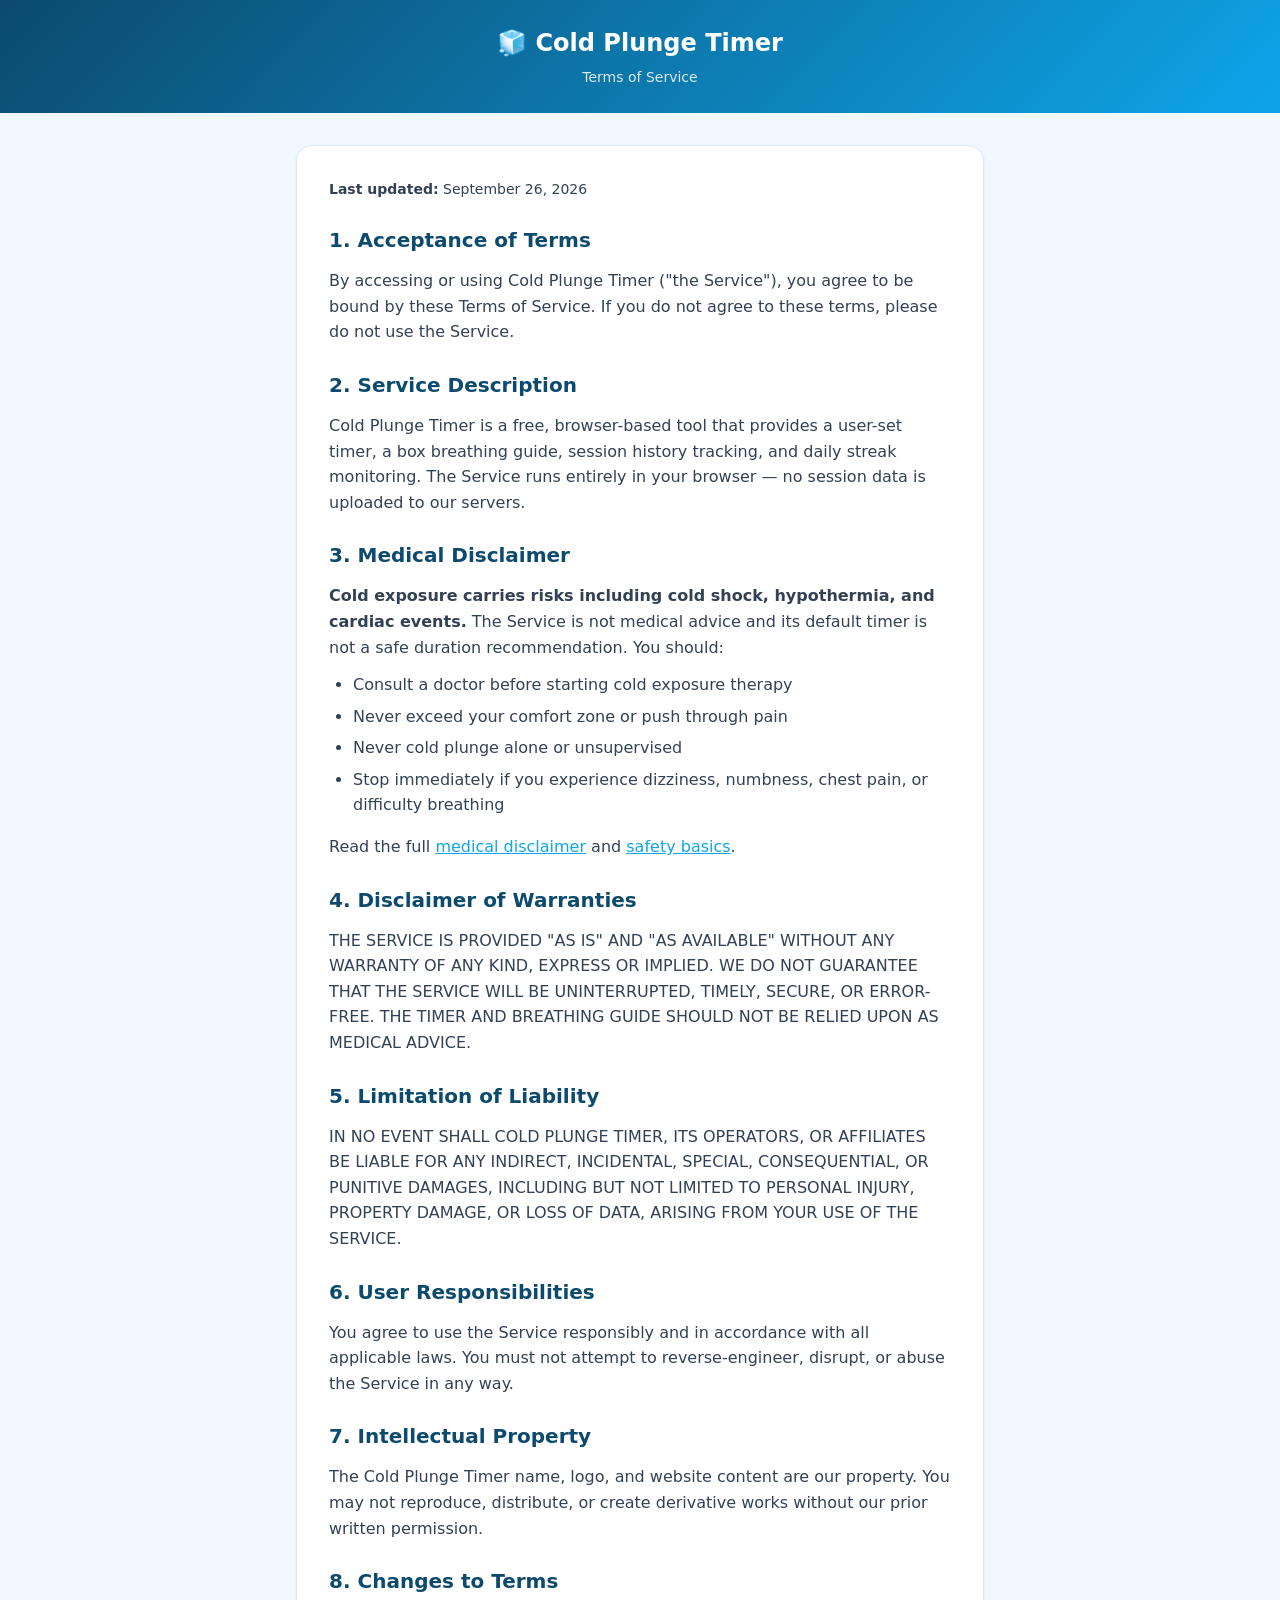
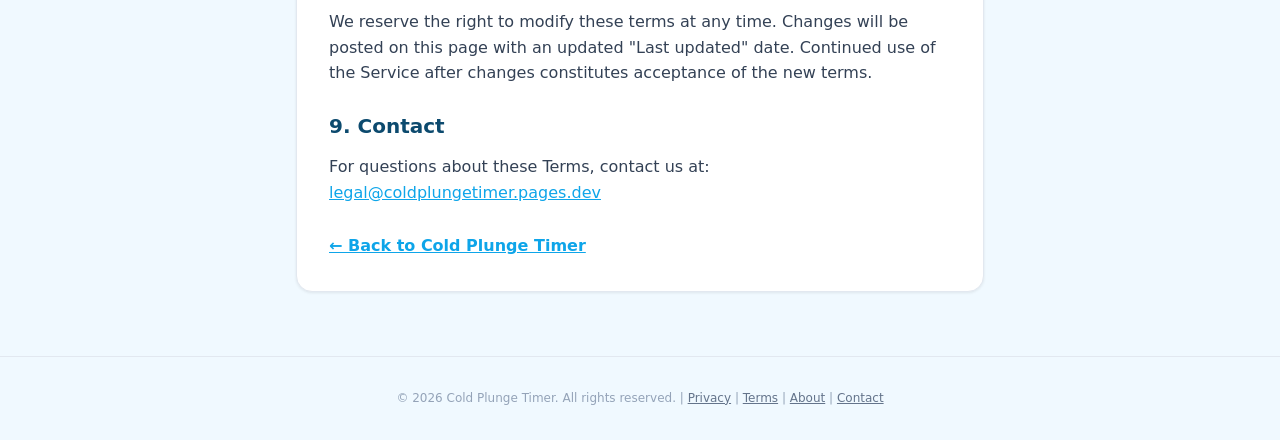
<file: terms.html>
<!doctype html>
<html lang="en">
<head>
  <meta charset="UTF-8" />
  <meta name="viewport" content="width=device-width, initial-scale=1.0" />
  <title>Terms of Service — Cold Plunge Timer</title>
  <meta name="description" content="Terms of Service for Cold Plunge Timer — free online ice bath timer." />
  <meta name="google-site-verification" content="_UNeYBW57OJH0jMNN9FhvfUvNlVh0iVpePjn4uJGsLk" />
  <link rel="canonical" href="__SITE_URL__/terms.html" />
  <link rel="icon" type="image/svg+xml" href="/favicon.svg" />
  <meta name="robots" content="index, follow" />

  <meta property="og:type" content="website" />
  <meta property="og:site_name" content="Cold Plunge Timer" />
  <meta property="og:title" content="Terms of Service — Cold Plunge Timer" />
  <meta property="og:description" content="Terms of Service for Cold Plunge Timer." />
  <meta property="og:url" content="__SITE_URL__/terms.html" />

  <style>
    *, ::before, ::after { box-sizing: border-box; margin: 0; padding: 0; }
    html { font-family: 'Inter', system-ui, -apple-system, sans-serif; line-height: 1.6; }
    body { background: #f0f9ff; color: #0f172a; min-height: 100vh; }
    .container { max-width: 720px; margin: 0 auto; padding: 0 1rem; }
    .header { background: linear-gradient(135deg, #0c4a6e, #0ea5e9); color: white; padding: 1.5rem 0; text-align: center; }
    .header h1 { font-size: 1.5rem; font-weight: 800; }
    .header p { font-size: 0.875rem; opacity: 0.85; margin-top: 0.25rem; }
    .content { background: white; border-radius: 1rem; padding: 2rem; margin: 2rem 0; box-shadow: 0 1px 3px rgba(0,0,0,0.08); border: 1px solid #e2e8f0; }
    .content h2 { font-size: 1.25rem; font-weight: 700; color: #0c4a6e; margin-top: 1.5rem; margin-bottom: 0.75rem; }
    .content h2:first-child { margin-top: 0; }
    .content p { margin-bottom: 0.75rem; color: #334155; }
    .content ul { margin: 0.5rem 0 1rem 1.5rem; color: #334155; }
    .content li { margin-bottom: 0.375rem; }
    .content a { color: #0ea5e9; text-decoration: underline; }
    .last-updated { font-size: 0.875rem; color: #64748b; margin-bottom: 1.5rem; }
    .back-link { display: inline-block; margin-top: 1rem; font-weight: 600; color: #0ea5e9; text-decoration: none; }
    .back-link:hover { text-decoration: underline; }
    .footer { text-align: center; padding: 2rem 0; font-size: 0.75rem; color: #94a3b8; border-top: 1px solid #e2e8f0; }
    .footer a { color: #64748b; text-decoration: underline; }
    .footer a:hover { color: #0ea5e9; }
    @media (max-width: 640px) { .header h1 { font-size: 1.25rem; } .content { padding: 1.25rem; } }
  </style>
</head>
<body>
  <header class="header">
    <div class="container">
      <h1>🧊 Cold Plunge Timer</h1>
      <p>Terms of Service</p>
    </div>
  </header>

  <main class="container" style="padding-bottom: 2rem;">
    <div class="content">
      <p class="last-updated"><strong>Last updated:</strong> September 26, 2026</p>

      <h2>1. Acceptance of Terms</h2>
      <p>By accessing or using Cold Plunge Timer ("the Service"), you agree to be bound by these Terms of Service. If you do not agree to these terms, please do not use the Service.</p>

      <h2>2. Service Description</h2>
      <p>Cold Plunge Timer is a free, browser-based tool that provides a user-set timer, a box breathing guide, session history tracking, and daily streak monitoring. The Service runs entirely in your browser — no session data is uploaded to our servers.</p>

      <h2>3. Medical Disclaimer</h2>
      <p><strong>Cold exposure carries risks including cold shock, hypothermia, and cardiac events.</strong> The Service is not medical advice and its default timer is not a safe duration recommendation. You should:</p>
      <ul>
        <li>Consult a doctor before starting cold exposure therapy</li>
        <li>Never exceed your comfort zone or push through pain</li>
        <li>Never cold plunge alone or unsupervised</li>
        <li>Stop immediately if you experience dizziness, numbness, chest pain, or difficulty breathing</li>
      </ul>
      <p>Read the full <a href="/disclaimer.html">medical disclaimer</a> and <a href="/cold-plunge-safety/">safety basics</a>.</p>

      <h2>4. Disclaimer of Warranties</h2>
      <p>THE SERVICE IS PROVIDED "AS IS" AND "AS AVAILABLE" WITHOUT ANY WARRANTY OF ANY KIND, EXPRESS OR IMPLIED. WE DO NOT GUARANTEE THAT THE SERVICE WILL BE UNINTERRUPTED, TIMELY, SECURE, OR ERROR-FREE. THE TIMER AND BREATHING GUIDE SHOULD NOT BE RELIED UPON AS MEDICAL ADVICE.</p>

      <h2>5. Limitation of Liability</h2>
      <p>IN NO EVENT SHALL COLD PLUNGE TIMER, ITS OPERATORS, OR AFFILIATES BE LIABLE FOR ANY INDIRECT, INCIDENTAL, SPECIAL, CONSEQUENTIAL, OR PUNITIVE DAMAGES, INCLUDING BUT NOT LIMITED TO PERSONAL INJURY, PROPERTY DAMAGE, OR LOSS OF DATA, ARISING FROM YOUR USE OF THE SERVICE.</p>

      <h2>6. User Responsibilities</h2>
      <p>You agree to use the Service responsibly and in accordance with all applicable laws. You must not attempt to reverse-engineer, disrupt, or abuse the Service in any way.</p>

      <h2>7. Intellectual Property</h2>
      <p>The Cold Plunge Timer name, logo, and website content are our property. You may not reproduce, distribute, or create derivative works without our prior written permission.</p>

      <h2>8. Changes to Terms</h2>
      <p>We reserve the right to modify these terms at any time. Changes will be posted on this page with an updated "Last updated" date. Continued use of the Service after changes constitutes acceptance of the new terms.</p>

      <h2>9. Contact</h2>
      <p>For questions about these Terms, contact us at: <a href="mailto:legal@coldplungetimer.pages.dev">legal@coldplungetimer.pages.dev</a></p>

      <a href="/" class="back-link">← Back to Cold Plunge Timer</a>
    </div>
  </main>

  <footer class="footer">
    <div class="container">
      <p>&copy; 2026 Cold Plunge Timer. All rights reserved. |
        <a href="/privacy.html">Privacy</a> |
        <a href="/terms.html">Terms</a> |
        <a href="/about.html">About</a> |
        <a href="/contact.html">Contact</a>
      </p>
    </div>
  </footer>
</body>
</html>
</file>
<file: content.css>
*, ::before, ::after { box-sizing: border-box; }
html { font-family: Inter, system-ui, -apple-system, sans-serif; line-height: 1.6; }
body { margin: 0; background: #f0f9ff; color: #0f172a; }
header { background: linear-gradient(135deg, #0c4a6e, #0ea5e9); color: white; text-align: center; padding: 1.5rem 1rem; }
header h1 { margin: 0; font-size: 1.5rem; }
header p { margin: 0.25rem 0 0; }
main { max-width: 720px; margin: 2rem auto; padding: 2rem; background: white; border: 1px solid #e2e8f0; border-radius: 1rem; }
main h2 { color: #0c4a6e; font-size: 1.25rem; margin: 1.5rem 0 0.75rem; }
main h2:first-child { margin-top: 0; }
main p, main li { color: #334155; }
main li { margin-bottom: 0.5rem; }
a { color: #0369a1; }
.button { display: inline-block; background: #0284c7; color: white; border-radius: 999px; padding: 0.6rem 1rem; text-decoration: none; font-weight: 600; }
footer { text-align: center; padding: 2rem 1rem; font-size: 0.875rem; }
@media (max-width: 760px) { main { margin: 1rem; padding: 1.25rem; } }
</file>
